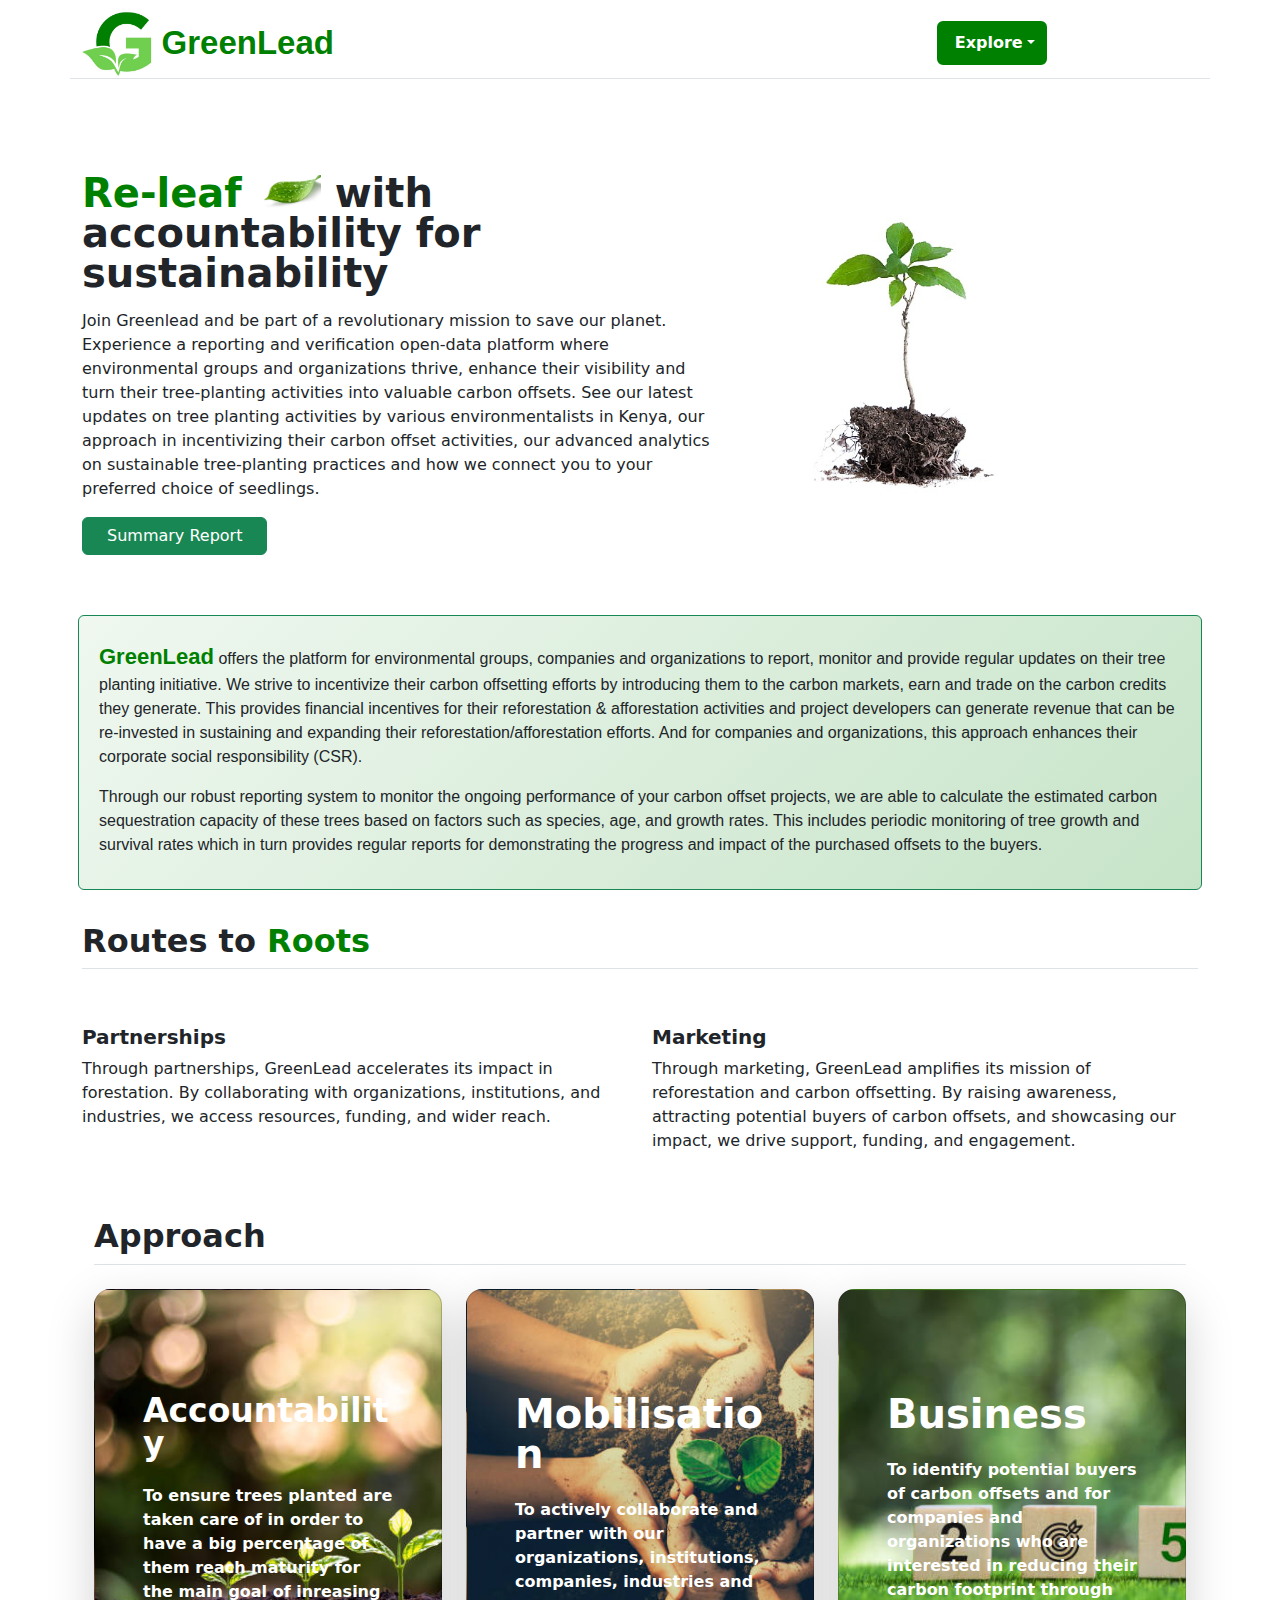
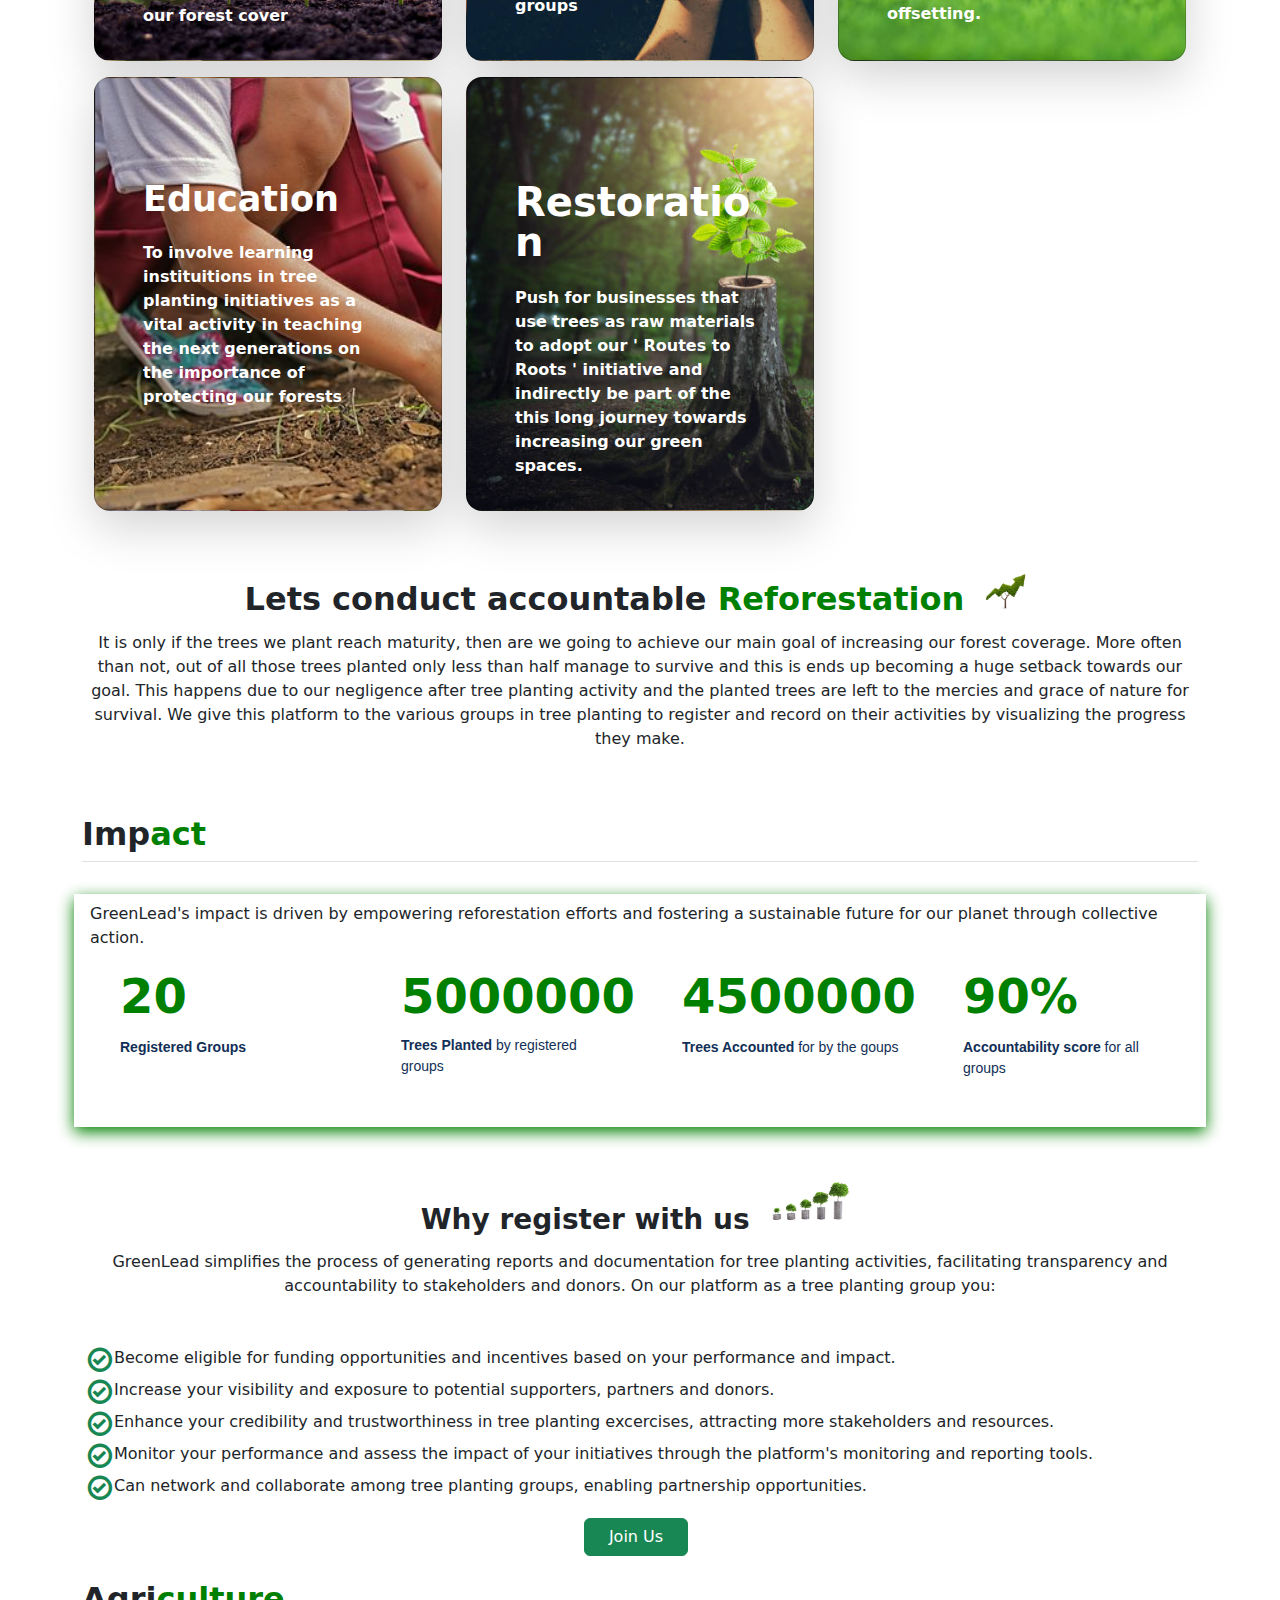
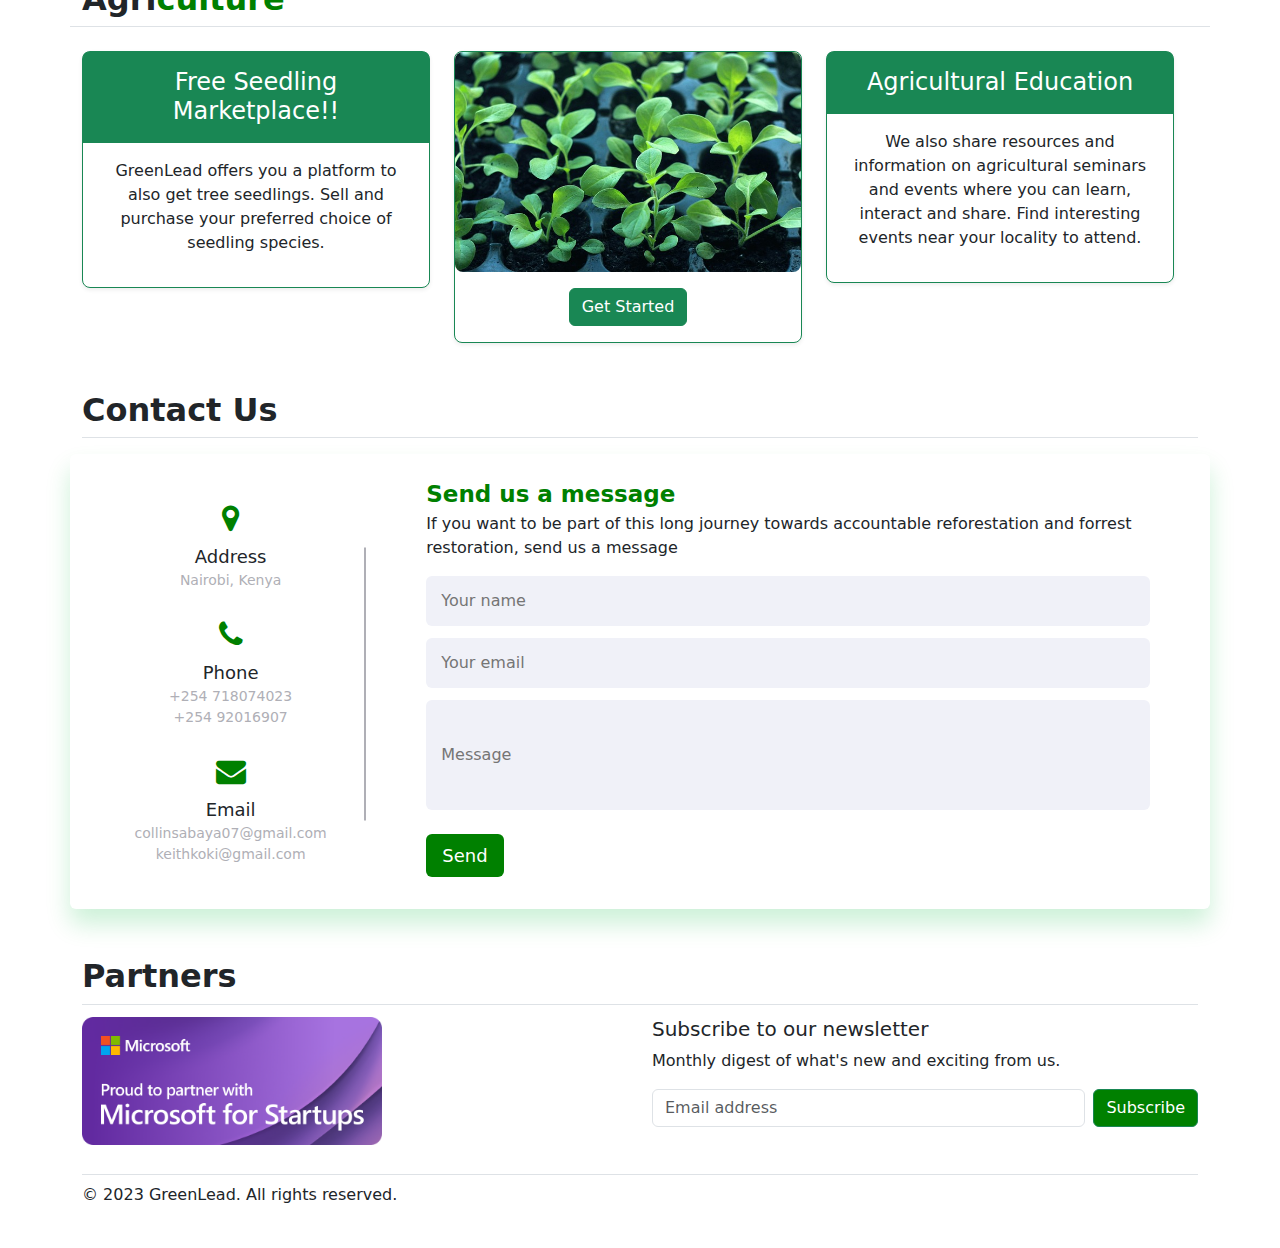
<file: index.html>
<!DOCTYPE html>
<html lang="en">
<head>
    <meta charset="UTF-8">
    <meta http-equiv="X-UA-Compatible" content="IE=edge">
    <meta name="viewport" content="width=device-width, initial-scale=1.0">
    <title> Green Space </title>
    <link href="index.css" rel="stylesheet">
    <link href="https://cdn.jsdelivr.net/npm/bootstrap@5.3.0-alpha1/dist/css/bootstrap.min.css" rel="stylesheet" >
    <link href='https://unpkg.com/boxicons@2.1.4/css/boxicons.min.css' rel='stylesheet'>
    <link rel="stylesheet" href="https://cdnjs.cloudflare.com/ajax/libs/font-awesome/4.7.0/css/font-awesome.min.css">
   

   
</head>
<body>
      
      <main>

         <!-- Navigation bar -->
         <nav class="navbar navbar-expand-lg" id="navigation" >
            <div class="container border-bottom">
              <a href="index.html" class="d-flex align-items-center col-md-3 mb-2 mb-md-0 text-dark text-decoration-none">
                <img id="logo-img" src="img/GL1.jpg" alt="" class="bi me-1" width="70" height="70" role="img" >
              <span id="logo" class="">GreenLead</span>
            </a>
              
              <button style="color: green;" class="navbar-toggler" type="button" data-bs-toggle="collapse" data-bs-target="#navbarColor02" aria-controls="navbarColor02" aria-expanded="false" aria-label="Toggle navigation">
                <span  class="navbar-toggler-icon"></span>
              </button>
              <div class="container-fluid" >
                <div class="row">
                    <div class="col-8"></div>
    
                    <div class="col-4 navbar-collapse collapse"  id="navbarColor02">

  
                      
                      <ul class="nav nav-pills">
                        <li class="nav-item dropdown">
                          <a class="nav-link dropdown-toggle show " id="drop" data-bs-toggle="dropdown" href="#" role="button" aria-haspopup="true" aria-expanded="true">Explore</a>
                          <div id="glass" class="dropdown-menu hide" data-popper-placement="bottom-start" style="position: absolute; inset: 0px auto auto 0px; margin: 0px; transform: translate(0px, 42px); width: 200px;">
                            
                            <a class="dropdown-item" href="html/register.html">Register</a>
                            <a class="dropdown-item" href="html/login.html">Login</a>
                            
                            <a class="dropdown-item" href="html/about.html">About Us</a>
                            <a class="dropdown-item" href="html/farmers.html">Farmers' Corner</a>
                            <div class="dropdown-divider"></div>
                            <h6 id="tree">Tree planting initiative</h6>
                            <a class="dropdown-item" href="html/main.html">Project GreenLead</a>
                          </div>
                        </li>
                      </ul>
                    </div>
                </div>
               
              </div>
              
            </div>
          </nav>
    


        <!-- hero -->

        <div style="background-color: white;" id="hero" class="container col-xxl-12 mt-3">
            <div class="row flex-lg-row-reverse align-items-center g-5 py-5">
              <div class="col-10 col-sm-8 col-lg-5">
                <img src="img/tree14-removebg-preview.jpg" class="d-block mx-lg-auto img-fluid" alt="" width="800" height="750" loading="lazy">
              </div>
              <div class="col-lg-7">
                  <h1 class=" fw-bold lh-1 mb-3"> 
                    <span class="releaf">Re-leaf</span>  <img src="img/leaff.jpg" alt="" class="bi mt-4" width="65" height="37" role="img" > with accountability for sustainability
                  </h1>
                  <p >Join Greenlead and be part of a revolutionary mission to save our planet.  Experience a reporting and verification open-data platform where
                    environmental groups and organizations thrive, enhance their visibility and turn their tree-planting activities into valuable carbon offsets. 
                    See our latest updates on tree planting activities by various environmentalists in Kenya,
                     our approach in incentivizing their carbon offset activities, our advanced analytics on sustainable 
                     tree-planting practices and how we connect you to your preferred choice of seedlings.
                    </p>
                <div class="d-grid gap-2 d-md-flex justify-content-md-start">
                  <a class="btn btn-success px-4 me-md-2" href="html/main.html">Summary Report</a>
                  
                </div>
                
              </div>
            </div>
          </div>

          
          <div  class="container col-xxl-12 mt-1">
            <div class="row py-3 g-2">
              <div id="wave" class="card border-success mb-3">               
                <div class="card-body">
                  <h4 id="title" class="card-title mb-2"></h4>
                  <p> <span class=" fw-bold releaf1">GreenLead</span> offers the platform for environmental groups, companies and organizations to report, monitor 
                    and provide regular updates on their tree planting initiative. We strive to incentivize their carbon offsetting efforts by introducing them to the carbon markets, 
                    earn and trade on the carbon credits they generate. This provides financial incentives for their reforestation & afforestation activities and project developers can generate 
                    revenue that can be re-invested in sustaining and expanding their reforestation/afforestation efforts. And for companies and organizations, this approach enhances their corporate social responsibility (CSR).
                     
                  </p>
                  <p>Through our robust reporting system to monitor the ongoing performance of your carbon offset projects, we are able to calculate the estimated carbon sequestration capacity of these trees based on factors such as species, age, and growth rates.
                    This includes periodic monitoring of tree growth and survival rates which in turn provides regular reports for demonstrating the progress and impact of the purchased offsets to the buyers.
                  </p>
                </div>
              </div>
            </div>
          </div>


          <!-- Roots to Routes -->

          <div class="container " id="hanging-icons">
            <h2  class="pb-2 border-bottom fw-bold">Routes to <span class="root">Roots</span></h2>
            <div class="row g-4 py-5">

              <div class="col-6 align-items-start">
                <div>
                  <h3 class="fs-5 fw-bold">Partnerships</h3>
                  <p>Through partnerships, GreenLead accelerates its impact in forestation. By collaborating with organizations, institutions, and industries, we access resources, funding, and wider reach. 
                  </p>                 
                </div>
              </div>

              <div class="col-6 align-items-start">
                <div>
                  <h3 class="fs-5 fw-bold">Marketing</h3>
                  <p>
                    Through marketing, GreenLead amplifies its mission of reforestation and carbon offsetting. By raising awareness, attracting potential buyers of carbon offsets,
                    and showcasing our impact, we drive support, funding, and engagement.
                  </p>
                </div>
              </div>


            </div>
          </div>



          <div class="container px-4 " id="custom-cards">
            <h2  class="pb-2 border-bottom fw-bold">Approach</h2>    
            <div class="row row-cols-1 row-cols-lg-3 align-items-stretch g-4 py-3">
              <div class="col">
                <div id="image1" class="card card-cover h-100 overflow-hidden text-bg-dark rounded-4 shadow-lg" >
                  <div class="d-flex flex-column h-100 p-5 pb-3 text-white text-shadow-1">
                    <h3 id="text1" class="pt-5 mt-2 mb-4 display-6 lh-1 fw-bold">Accountability</h3>
                    <p class="fw-bold">To ensure trees planted are taken care of in order to have a big percentage of them reach maturity for the main goal of inreasing our forest cover</p>
                  
                  </div>
                </div>
              </div>
        
              <div class="col">
                <div id="image2" class="card card-cover h-100  overflow-hidden text-bg-dark rounded-4 shadow-lg" >
                  <div class="d-flex flex-column h-100 p-5 pb-3 text-white text-shadow-1">
                    <h3  id="text" class="pt-5 mt-2 mb-4 display-6 lh-1 fw-bold">Mobilisation</h3>
                    <p class="fw-bold">To actively collaborate and partner with our organizations, institutions, companies, industries and groups</p>
                  </div>
                </div>
              </div>
        
              <div class="col">
                <div id="image3" class="card card-cover h-100 overflow-hidden text-bg-dark rounded-4 shadow-lg">
                  <div class="d-flex flex-column h-100 p-5 pb-3 text-shadow-1">
                    <h3 class="pt-5 mt-2 mb-4 display-6 lh-1 fw-bold">Business</h3>
                    <p class="fw-bold">To identify potential buyers of carbon offsets and for companies and organizations
                       who are interested in reducing their carbon footprint through offsetting.
                    </p>
                  </div>
                </div>
              </div>
            </div>
          </div>

          <div class="container px-4 " id="custom-cards">
            <div class="row row-cols-1 row-cols-lg-3 align-items-stretch g-4 ">
              <div class="col">
                <div id="image4" class="card card-cover h-100 overflow-hidden text-bg-dark rounded-4 shadow-lg" >
                  <div class="d-flex flex-column h-100 p-5 pb-3 text-white text-shadow-1">
                    <h3 style="font-size: 35px;" class="pt-5 mt-2 mb-4 display-6 lh-1 fw-bold">Education</h3>
                    <p  class="fw-bold">To involve learning instituitions in tree planting initiatives as a vital activity in teaching
                      the next generations on the importance of protecting our forests
                    </p>
                  </div>
                </div>
              </div>
        
              <div class="col">
                <div id="image5" class="card card-cover h-100  overflow-hidden text-bg-dark rounded-4 shadow-lg" >
                  <div class="d-flex flex-column h-100 p-5 pb-3 text-white text-shadow-1">
                    <h3  id="text" class="pt-5 mt-2 mb-4 display-6 lh-1 fw-bold">Restoration</h3>
                    <p class="fw-bold">Push for businesses that use trees as raw materials to adopt our ' Routes to Roots ' initiative and indirectly be part of the this long journey towards
                      increasing our green spaces.</p>
                  </div>
                </div>
              </div>
            </div>
          </div>

          <!-- How it Works -->
          <div style="background-color: white;" id="hero" class="container col-xxl-8 mt-2">
            <div class="row flex-lg-row-reverse align-items-center g-5 py-5">
              <div id="reforest" class="col-lg-12">
                <h2 class=" fw-bold lh-1 mb-3"> 
                     Lets conduct accountable <span class="releaf">Reforestation</span>  <img src="img/grow2.jpg" alt="" class="bi " width="60" height="47" role="img" >
                </h2>
                <p >
                  It is only if the trees we plant reach maturity, then are we going to achieve our main goal of increasing our forest coverage. More often than not, out of all those trees planted
                  only less than half manage to survive and this is ends up becoming a huge setback towards our goal. This happens due to our negligence after tree planting activity and the planted trees are left
                  to the mercies and grace of nature for survival. We give this platform to the various groups in tree planting to register and record on their activities by visualizing the progress they make.
                  
                </p> 
              </div>
          
            </div>
          </div>


           <!-- measured impact -->

           <div class="container " id="hanging-icons">
            <h2  class="pb-2 border-bottom fw-bold">Imp<span class="root">act</span></h2>
            <div class="row g-3 py-4">

              <!-- ======= Facts Section ======= -->
                <section id="facts" class="facts">
                  <div class="container p-2">

                      <p>GreenLead's impact is driven by empowering reforestation efforts and fostering a sustainable future for our planet through collective action. </p>

                    <div class="row no-gutters">
                      
                      <div class="col-lg-3 col-md-6 d-md-flex align-items-md-stretch" data-aos="fade-up" data-aos-delay="100">
                        <div class="count-box">
                          <i class="bi bi-journal-richtext"></i>
                          <span>20</span>
                          <p><strong>Registered Groups</strong></p>
                        </div>
                      </div>

                      <div class="col-lg-3 col-md-6 d-md-flex align-items-md-stretch" data-aos="fade-up">
                        <div class="count-box">
                         
                          <span>5000000</span>
                          <p><strong>Trees Planted</strong> by registered groups</p>
                        </div>
                      </div>


                      <div class="col-lg-3 col-md-6 d-md-flex align-items-md-stretch" data-aos="fade-up" data-aos-delay="200">
                        <div class="count-box">
                          <i class="bi bi-headset"></i>
                          <span>4500000</span>
                          <p><strong>Trees Accounted</strong> for by the goups</p>
                        </div>
                      </div>

                      <div class="col-lg-3 col-md-6 d-md-flex align-items-md-stretch" data-aos="fade-up" data-aos-delay="300">
                        <div class="count-box">
                          <i class="bi bi-people"></i>
                          <span >90%</span>
                          <p><strong>Accountability score</strong> for all groups</p>
                        </div>
                      </div>

                    </div>

                  </div>

                </section> 
                
         
            </div>
          </div>

 

          <!-- why register with us -->

          <div style="background-color: white;" id="hero" class="container col-xxl-8 ">
            <div class="row flex-lg-row-reverse align-items-center g-4 py-4">
              <div id="reforest" class="col-lg-12">

                <h3 class=" fw-bold lh-1 mb-3"> 
                  Why register with us<span class="releaf"></span>  <img src="img/money12.jpg" alt="" class="bi " width="100" height="57" role="img" >
               </h3>

                <p>
                  GreenLead simplifies the process of generating reports and documentation for tree planting activities, facilitating transparency and accountability to stakeholders and donors. On our platform as a tree planting group you:
                  <ul class="list-unstyled text-center mt-5">
                    <li class="d-flex m-1"><i class='bx bx-check-circle fs-3 fw-bold text-success'></i> Become eligible for funding opportunities and incentives based on your performance and impact.</li>
                    <li class="d-flex m-1"><i class='bx bx-check-circle fs-3 fw-bold text-success'></i> Increase your visibility and exposure to potential supporters, partners and donors.</li>
                    <li class="d-flex m-1"><i class='bx bx-check-circle fs-3 fw-bold text-success'></i> Enhance your credibility and trustworthiness in tree planting excercises, attracting more stakeholders and resources.</li>
                    <li class="d-flex m-1"><i class='bx bx-check-circle fs-3 fw-bold text-success'></i> Monitor your performance and assess the impact of your initiatives through the platform's monitoring and reporting tools.</li>
                    <li class="d-flex m-1"><i class='bx bx-check-circle fs-3 fw-bold text-success'></i> Can network and collaborate among tree planting groups, enabling partnership opportunities.</li>
                  </ul>
                </p>
                <div class="d-grid gap-2 d-md-flex justify-content-md-center">
                  <a class="btn btn-success px-4 me-md-2" href="html/main.html">Join Us</a>    
                </div>
              </div>
          
            </div>
          </div>


          <div class="container">
            <div class="row">
              <h2  class="pb-2 border-bottom fw-bold">Agri<span class="root">culture</span></h2>  
              <div class="row row-cols-1 row-cols-md-3 mb-3 text-center mt-2 py-2">
                <div class="col">
                  <div class="card mb-4 rounded-3 shadow-sm border-success">
                    <div class="card-header py-3 text-bg-success border-success">
                      <h4 class="my-0 fw-normal">Free Seedling Marketplace!!</h4>
                    </div>
                    <div class="card-body">
                      <p>GreenLead offers you a platform to also get tree seedlings. Sell and purchase your preferred choice of seedling species.
                      </p>
                    </div>
                  </div>
                </div>
                <div class="col">
                  
                  <div class="card mb-4 rounded-3 shadow-sm border-success" >
                    <img src="img/sell3.jpg" class="  rounded-3" alt="" height="220px" loading="lazy">
                    <div class="card-body">
                      
                      <a href="{% url 'farmer' %}" class="btn btn-success">Get Started</a>
                    </div>
                  </div>
                  
                </div>
                <div class="col">
                  <div class="card mb-4 rounded-3 shadow-sm border-success">
                    <div class="card-header py-3 text-bg-success border-success">
                      <h4 class="my-0 fw-normal">Agricultural Education</h4>
                    </div>
                    <div class="card-body">
                      
                      <p>
                        We also share resources and information on agricultural seminars and events where
                        you can learn, interact and share. Find interesting events near your locality to attend.
                      </p>
                    </div>
                  </div>
                </div>
              </div>
            </div>
          </div>

          <div class="container">
            <h2  class="pb-2 border-bottom fw-bold">Contact Us</h2>
          </div>


          <div id="container" class="container mt-3 mb-5">
            
            <div class="content">
              <div class="left-side">
                <div class="address details">
                  <i class="fa fa-map-marker"></i>
                  <div class="topic">Address</div>
                  <div class="text-one">Nairobi, Kenya</div>
                </div>
                <div class="phone details">
                  <i class="fa fa-phone"></i>
                  <div class="topic">Phone</div>
                  <div class="text-one">+254 718074023</div>
                  <div class="text-one">+254 92016907</div>
                </div>
                <div class="email details"> 
                  <i class="fa fa-envelope"></i>
                  <div class="topic">Email</div>
                  <div class="text-one">collinsabaya07@gmail.com</div>
                  <div class="text-one">keithkoki@gmail.com</div>
                </div>
              </div>
              <div class="right-side" >
                <div class="topic-text">Send us a message</div>
                <p>If you want to be part of this long journey towards accountable reforestation and forrest restoration,
                  send us a message
                </p>
              <form action="#">
                <div class="input-box">
                  <input type="text" placeholder="Your name">
                </div>
                <div class="input-box">
                  <input type="email" placeholder="Your email">
                </div>
                <div class="input-box message-box">
                  <input type="text" placeholder="Message ">
                </div>
                <div class="button">
                  <input type="button" value="Send" >
                </div>
              </form>
            </div>
            </div>
          </div>



          <!-- Footer -->

            
          <div class="container">
            <h2  class="pb-2 border-bottom fw-bold">Partners</h2>

            <footer class="py-1">
              <div class="row">
                <div class="col-6 mb-3">
                  <img src="img/MS_Startups_Celebration_Badge_Dark.png" alt="" class="img-fluid bi me-2"  role="img" width="300px" height="170px">
                </div>
          
                <div class="col-6 mb-3">
                  <form>
                    <h5>Subscribe to our newsletter</h5>
                    <p>Monthly digest of what's new and exciting from us.</p>
                    <div class="d-flex flex-column flex-sm-row w-100 gap-2">
                      <label for="newsletter1" class="visually-hidden">Email address</label>
                      <input id="newsletter1" type="text" class="form-control" placeholder="Email address">
                      <button id="subscribe" class="btn btn-success" type="button">Subscribe</button>
                    </div>
                  </form>
                </div>
          
              
          
                
              </div>
          
              <div class="d-flex flex-column flex-sm-row justify-content-between py-2 my-2 border-top">
                <p>&copy; 2023 GreenLead. All rights reserved.</p>
                <ul class="list-unstyled d-flex">
                  <li class="ms-3"><a class="link-body-emphasis" href="#"><svg class="bi" width="24" height="24"><use xlink:href="#twitter"/></svg></a></li>
                  <li class="ms-3"><a class="link-body-emphasis" href="#"><svg class="bi" width="24" height="24"><use xlink:href="#instagram"/></svg></a></li>
                  <li class="ms-3"><a class="link-body-emphasis" href="#"><svg class="bi" width="24" height="24"><use xlink:href="#facebook"/></svg></a></li>
                </ul>
              </div>
            </footer>

          </div>

        

          


      </main>
     
      <script src="https://cdn.jsdelivr.net/npm/bootstrap@5.3.0-alpha1/dist/js/bootstrap.bundle.min.js" ></script>
    <script src="index.js"></script>
</body>
</html>
</file>
<file: index.css>
.bd-placeholder-img {
    font-size: 1.125rem;
    text-anchor: middle;
    -webkit-user-select: none;
    -moz-user-select: none;
    user-select: none;
  }

  @media (min-width: 768px) {
    .bd-placeholder-img-lg {
      font-size: 3.5rem;
    }
  }

  .b-example-divider {
    height: 1rem;
    background-color: rgba(0, 0, 0, .1);
    border: solid rgba(0, 0, 0, .15);
    border-width: 1px 0;
    box-shadow: inset 0 .5em 1.5em rgba(0, 0, 0, .1), inset 0 .125em .5em rgba(0, 0, 0, .15);
  }

  .b-example-vr {
    flex-shrink: 0;
    width: 1.5rem;
    height: 100vh;
  }

  .bi {
    vertical-align: -.125em;
    fill: currentColor;
  }

  .nav-scroller {
    position: relative;
    z-index: 2;
    height: 2.75rem;
    overflow-y: hidden;
  }

  .nav-scroller .nav {
    display: flex;
    flex-wrap: nowrap;
    padding-bottom: 1rem;
    margin-top: -1px;
    overflow-x: auto;
    text-align: center;
    white-space: nowrap;
    -webkit-overflow-scrolling: touch;
  }

  #logo{
    color: #008000;
    font-weight: bolder;
    margin-left: 2%;
    font-size: 33px;
    font-family: 'Lucida Sans', 'Lucida Sans Regular', 'Lucida Grande', 'Lucida Sans Unicode', Geneva, Verdana, sans-serif;
  }

   /* Media querries */
@media only screen and (max-width: 600px) {
  
  #logo{
     font-size: 24px;
 
  }
  #logo-img{
   height: 51px;
   width: 51px;
  }
 
 
 
 }

 /*--------------------------------------------------------------
# Facts
--------------------------------------------------------------*/
.facts {
  padding-bottom: 30px;
  box-shadow: green 0px 5px 15px;
  ;
}

.facts .count-box {
  padding: 10px;
  width: 100%;
}


.facts .count-box span {
  font-size: 48px;
  line-height: 40px;
  font-weight: 700;
  color: green;
  margin-left: 20px;
}

.facts .count-box p {
  padding: 15px 0 0 0;
  margin: 0 0 0 20px;
  font-family: "Raleway", sans-serif;
  font-size: 14px;
  color: #122f57;
}

.facts .count-box a {
  font-weight: 600;
  display: block;
  margin-top: 20px;
  color: #122f57;
  font-size: 15px;
  font-family: "Poppins", sans-serif;
  transition: ease-in-out 0.3s;
}

.facts .count-box a:hover {
  color: #1f5297;
}






  /* Extra CSS */

  .form-control-dark {
    border-color: var(--bs-gray);
  }
  .form-control-dark:focus {
    border-color: #fff;
    box-shadow: 0 0 0 .25rem rgba(255, 255, 255, .25);
  }
  
  .text-small {
    font-size: 85%;
  }
  
  .dropdown-toggle {
    outline: 0;
  }


  /* Hero section */

  .bd-placeholder-img {
    font-size: 1.125rem;
    text-anchor: middle;
    -webkit-user-select: none;
    -moz-user-select: none;
    user-select: none;
  }

  @media (min-width: 768px) {
    .bd-placeholder-img-lg {
      font-size: 3.5rem;
    }
  }

  .b-example-divider {
    height: 3rem;
    background-color: rgba(0, 0, 0, .1);
    border: solid rgba(0, 0, 0, .15);
    border-width: 1px 0;
    box-shadow: inset 0 .5em 1.5em rgba(0, 0, 0, .1), inset 0 .125em .5em rgba(0, 0, 0, .15);
  }

  .b-example-vr {
    flex-shrink: 0;
    width: 1.5rem;
    height: 100vh;
  }

  .bi {
    vertical-align: -.125em;
    fill: currentColor;
  }

  .nav-scroller {
    position: relative;
    z-index: 2;
    height: 2.75rem;
    overflow-y: hidden;
  }

  .nav-scroller .nav {
    display: flex;
    flex-wrap: nowrap;
    padding-bottom: 1rem;
    margin-top: -1px;
    overflow-x: auto;
    text-align: center;
    white-space: nowrap;
    -webkit-overflow-scrolling: touch;
  }
  #hero{
    background-color: rgb(252, 252, 252) ;
  }
  .releaf{
    color: green;
  }

  #title{
    text-decoration-line: underline ;
    text-decoration-color: green;
  }

  .releaf1{
    color: green;
    font-size: 22px;
  }




  /* Wave */

  #wave {
    margin: auto;
    font-family: -apple-system, BlinkMacSystemFont, sans-serif;
    overflow: auto;
    background: linear-gradient(315deg, #cadecb 3%, white 38%, #b2dab4 68%, white 98%);
    animation: gradient 10s ease infinite;
    background-size: 400% 400%;
    background-attachment: fixed;
}

@keyframes gradient {
    0% {
        background-position: 0% 0%;
    }
    50% {
        background-position: 100% 100%;
    }
    100% {
        background-position: 0% 0%;
    }
}

.wave {
    background: rgb(255 255 255 / 25%);
    border-radius: 1000% 1000% 0 0;
    position: fixed;
    width: 200%;
    height: 12em;
    animation: wave 10s -3s linear infinite;
    transform: translate3d(0, 0, 0);
    opacity: 0.8;
    bottom: 0;
    left: 0;
    z-index: -1;
}

.wave:nth-of-type(2) {
    bottom: -1.25em;
    animation: wave 18s linear reverse infinite;
    opacity: 0.8;
}

.wave:nth-of-type(3) {
    bottom: -2.5em;
    animation: wave 20s -1s reverse infinite;
    opacity: 0.9;
}

@keyframes wave {
    2% {
        transform: translateX(1);
    }

    25% {
        transform: translateX(-25%);
    }

    50% {
        transform: translateX(-50%);
    }

    75% {
        transform: translateX(-25%);
    }

    100% {
        transform: translateX(1);
    }
}


/* Cards */
#image1{
  background-image: url('img/account.jpg');
  background-size: cover;

}

#image2{
  background-image: url('img/responsible1.jpg');
  background-size: cover;

}
#image3{
  background-image: url('img/carbon5.jpg');
  background-size: cover;

}
#image4{
  background-image: url('img/kids.jpg');
  background-size: cover;
  

}
#image5{
  background-image: url('img/restore.jpg');
  background-size: cover;

}
#text1{
  color: white;
  font-size: 33px;
}
#reforest{
  text-align: center;
}



/* Toggle navbar */
#drop{
  border: 2px solid green;
  margin-left: 5%;
  min-width: 50px;
  color: white;
  background-color: green;
  font-weight: bold;
}
#glass > a{
  font-weight: bold;
 color: black;
}
#glass :hover{
  background-color: #119965;
  font-weight: bold;
  color: white;
}
#tree:hover{
  color: gray;
  background-color: white;
  font-weight: bold;
}
#tree{
  font-weight: bold;
  color: gray;
  text-decoration-style: 2px solid;
  text-decoration: 2px underline;
}



/* Routes to roots */
.root{
  color: green;
}



/* Contact form */

#container{
  width: 100%;
  background: #fff;
  border-radius: 6px;
  padding: 20px 60px 30px 40px;
  box-shadow: 0 15px 25px rgba(3, 187, 58, 0.2);
}
#container .content{
  display: flex;
  align-items: center;
  justify-content: space-between;
}
#container .content .left-side{
  width: 25%;
  height: 100%;
  display: flex;
  flex-direction: column;
  align-items: center;
  justify-content: center;
  margin-top: 15px;
  position: relative;
}
.content .left-side::before{
  content: '';
  position: absolute;
  height: 70%;
  width: 2px;
  right: -15px;
  top: 50%;
  transform: translateY(-50%);
  background: #afafb6;
}
.content .left-side .details{
  margin: 14px;
  text-align: center;
}
.content .left-side .details i{
  font-size: 30px;
  color: green;
  margin-bottom: 10px;
}
.content .left-side .details .topic{
  font-size: 18px;
  font-weight: 500;
}
.content .left-side .details .text-one,
.content .left-side .details .text-two{
  font-size: 14px;
  color: #afafb6;
}
#container .content .right-side{
  width: 75%;
  margin-left: 75px;
}
.content .right-side .topic-text{
  font-size: 23px;
  font-weight: 600;
  color: green;
}
.right-side .input-box{
  height: 50px;
  width: 100%;
  margin: 12px 0;
}
.right-side .input-box input,
.right-side .input-box textarea{
  height: 100%;
  width: 100%;
  border: none;
  outline: none;
  font-size: 16px;
  background: #F0F1F8;
  border-radius: 6px;
  padding: 0 15px;
  resize: none;
}
.right-side .message-box{
  min-height: 110px;
}
.right-side .input-box textarea{
  padding-top: 6px;
}
.right-side .button{
  display: inline-block;
  margin-top: 12px;
}
.right-side .button input[type="button"]{
  color: #fff;
  font-size: 18px;
  outline: none;
  border: none;
  padding: 8px 16px;
  border-radius: 6px;
  background: green;
  cursor: pointer;
  transition: all 0.3s ease;
}
.button input[type="button"]:hover{
  background: #5029bc;
}

@media (max-width: 950px) {
  #container{
    width: 90%;
    padding: 30px 40px 40px 35px ;
  }
  #container .content .right-side{
   width: 75%;
   margin-left: 55px;
}
}
@media (max-width: 600px) {
  #container{
    margin: 40px 0;
    margin-left: 5%;
    height: 100%;
  }
  #container .content{
    flex-direction: column-reverse;
  }
 #container .content .left-side{
   width: 100%;
   flex-direction: row;
   margin-top: 40px;
   justify-content: center;
   flex-wrap: wrap;
 }
 #container .content .left-side::before{
   display: none;
 }
 #container .content .right-side{
   width: 100%;
   margin-left: 0;
 }
}

/* footer */

#subscribe{
  background-color: green;
  
}


/* Greenlead page */
#statement{
  border: 1px solid green ;
  height: 300px;
  text-align: center;
  font-size: 20px;
  font-weight: bold;
  padding: 2%;
  box-shadow: rgb(139, 197, 139) 0px 30px 60px -4px inset, rgb(138, 190, 138) 0px 18px 36px -12px inset;
}
.specify{
  color: gold;
  font-weight: bold;
}
.specify1{
  color: rgb(153, 152, 152);
  font-weight: bold;
}
.releaf3{
  color: green;
  font-weight: bold;
}
.more-info{
  font-size: 23px;
  margin-top: 5%;
  text-align: center;
}




/* Media querries */
@media only screen and (max-width: 600px) {
  #nav-linking{
      margin-left: 0px;
      margin-top: 10%;
      
  }
  #drop{
      margin-left: 0px;
      margin-top: 10%;
      margin-bottom: 10%;
      
  }
  #hanging-icons{
    display: block;
  }

 


}
</file>
